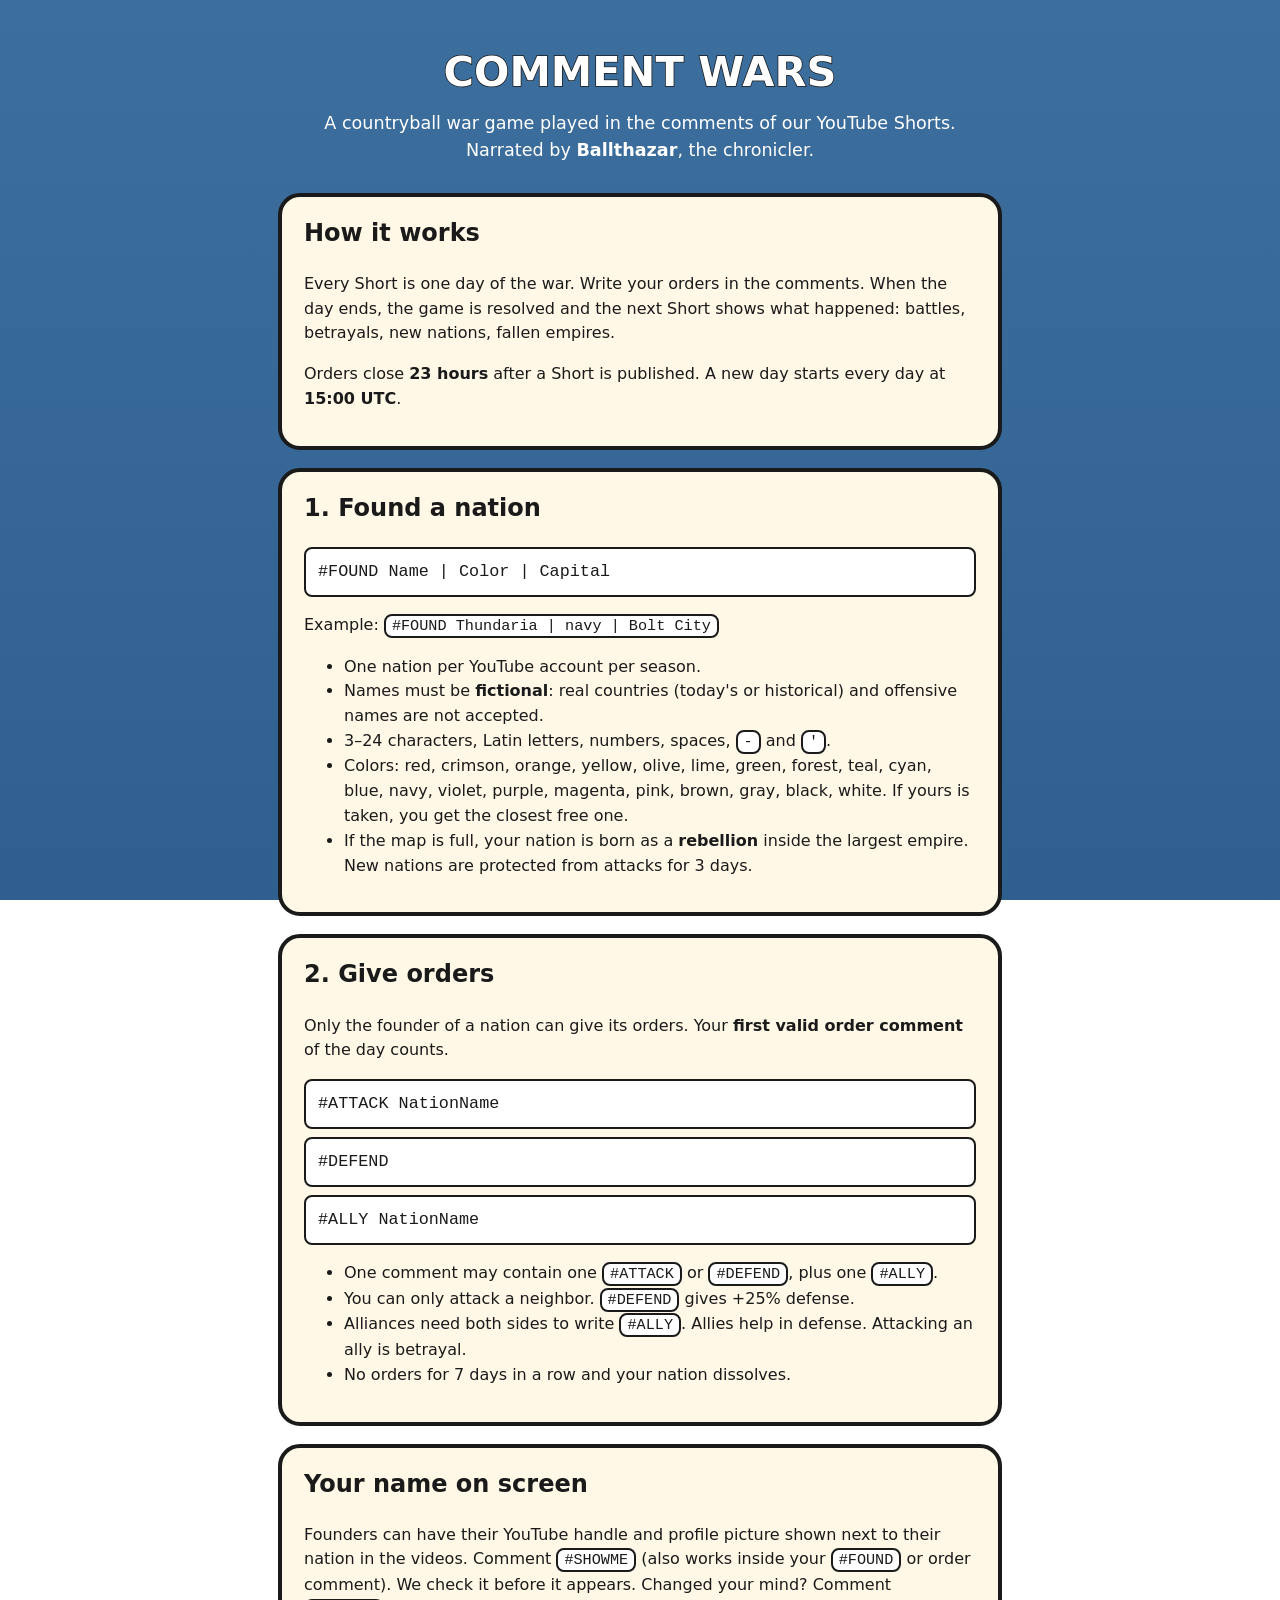
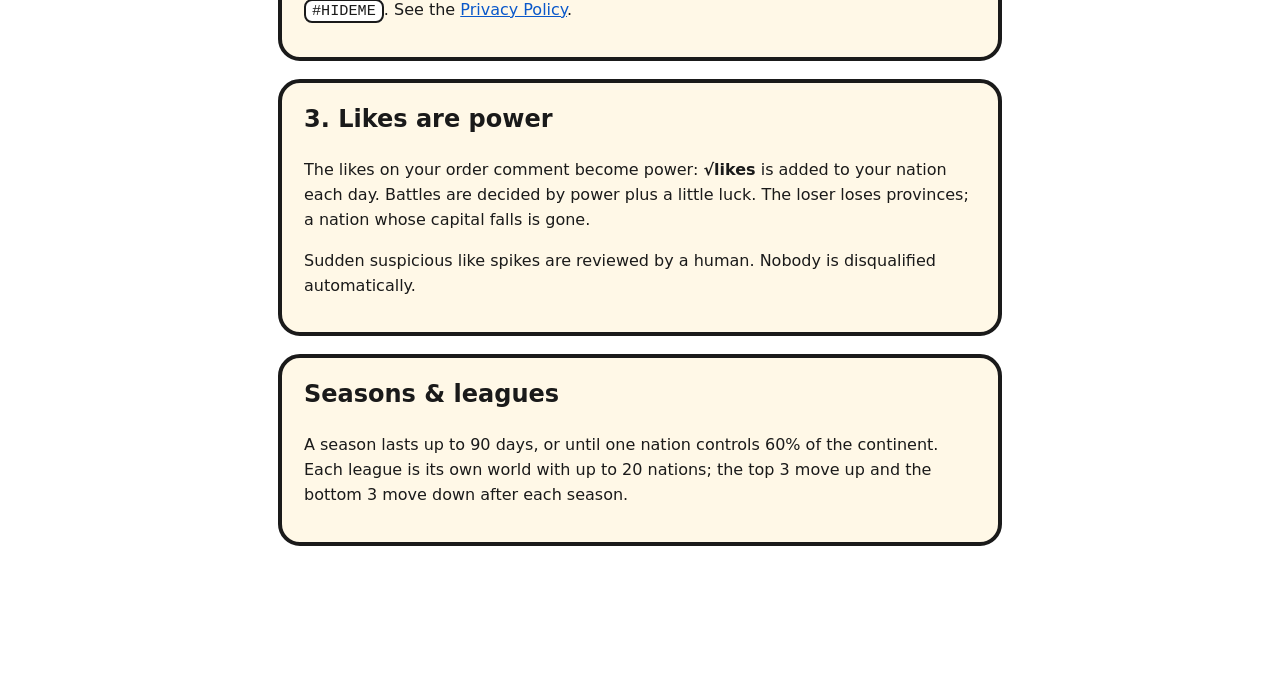
<file: index.html>
<!doctype html>
<html lang="en">
<head>
  <meta charset="utf-8">
  <meta name="viewport" content="width=device-width, initial-scale=1">
  <title>Ballthazar · Comment Wars — How to play</title>
  <meta name="description" content="A war game played in YouTube Shorts comments. Found a nation, attack your neighbors, make alliances.">
  <link rel="stylesheet" href="style.css">
</head>
<body>
<main>
  <header>
    <h1>COMMENT WARS</h1>
    <p>A countryball war game played in the comments of our YouTube Shorts.<br>Narrated by <strong>Ballthazar</strong>, the chronicler.</p>
  </header>

  <section>
    <h2>How it works</h2>
    <p class="body-text">Every Short is one day of the war. Write your orders in the comments. When the day ends, the game is resolved and the next Short shows what happened: battles, betrayals, new nations, fallen empires.</p>
    <p class="body-text">Orders close <strong>23 hours</strong> after a Short is published. A new day starts every day at <strong>15:00 UTC</strong>.</p>
  </section>

  <section>
    <h2>1. Found a nation</h2>
    <code class="cmd">#FOUND Name | Color | Capital</code>
    <p class="body-text">Example: <code>#FOUND Thundaria | navy | Bolt City</code></p>
    <ul class="body-text">
      <li>One nation per YouTube account per season.</li>
      <li>Names must be <strong>fictional</strong>: real countries (today's or historical) and offensive names are not accepted.</li>
      <li>3–24 characters, Latin letters, numbers, spaces, <code>-</code> and <code>'</code>.</li>
      <li>Colors: red, crimson, orange, yellow, olive, lime, green, forest, teal, cyan, blue, navy, violet, purple, magenta, pink, brown, gray, black, white. If yours is taken, you get the closest free one.</li>
      <li>If the map is full, your nation is born as a <strong>rebellion</strong> inside the largest empire. New nations are protected from attacks for 3 days.</li>
    </ul>
  </section>

  <section>
    <h2>2. Give orders</h2>
    <p class="body-text">Only the founder of a nation can give its orders. Your <strong>first valid order comment</strong> of the day counts.</p>
    <code class="cmd">#ATTACK NationName</code>
    <code class="cmd">#DEFEND</code>
    <code class="cmd">#ALLY NationName</code>
    <ul class="body-text">
      <li>One comment may contain one <code>#ATTACK</code> or <code>#DEFEND</code>, plus one <code>#ALLY</code>.</li>
      <li>You can only attack a neighbor. <code>#DEFEND</code> gives +25% defense.</li>
      <li>Alliances need both sides to write <code>#ALLY</code>. Allies help in defense. Attacking an ally is betrayal.</li>
      <li>No orders for 7 days in a row and your nation dissolves.</li>
    </ul>
  </section>

  <section>
    <h2>Your name on screen</h2>
    <p class="body-text">Founders can have their YouTube handle and profile picture shown next to their nation in the videos. Comment <code>#SHOWME</code> (also works inside your <code>#FOUND</code> or order comment). We check it before it appears. Changed your mind? Comment <code>#HIDEME</code>. See the <a href="privacy.html">Privacy Policy</a>.</p>
  </section>

  <section>
    <h2>3. Likes are power</h2>
    <p class="body-text">The likes on your order comment become power: <strong>√likes</strong> is added to your nation each day. Battles are decided by power plus a little luck. The loser loses provinces; a nation whose capital falls is gone.</p>
    <p class="body-text">Sudden suspicious like spikes are reviewed by a human. Nobody is disqualified automatically.</p>
  </section>

  <section>
    <h2>Seasons &amp; leagues</h2>
    <p class="body-text">A season lasts up to 90 days, or until one nation controls 60% of the continent. Each league is its own world with up to 20 nations; the top 3 move up and the bottom 3 move down after each season.</p>
  </section>

  <footer>
    <p><a href="https://www.youtube.com/@ballthazarwars">YouTube: @ballthazarwars</a> · <a href="privacy.html">Privacy Policy</a></p>
  </footer>
</main>
</body>
</html>
</file>
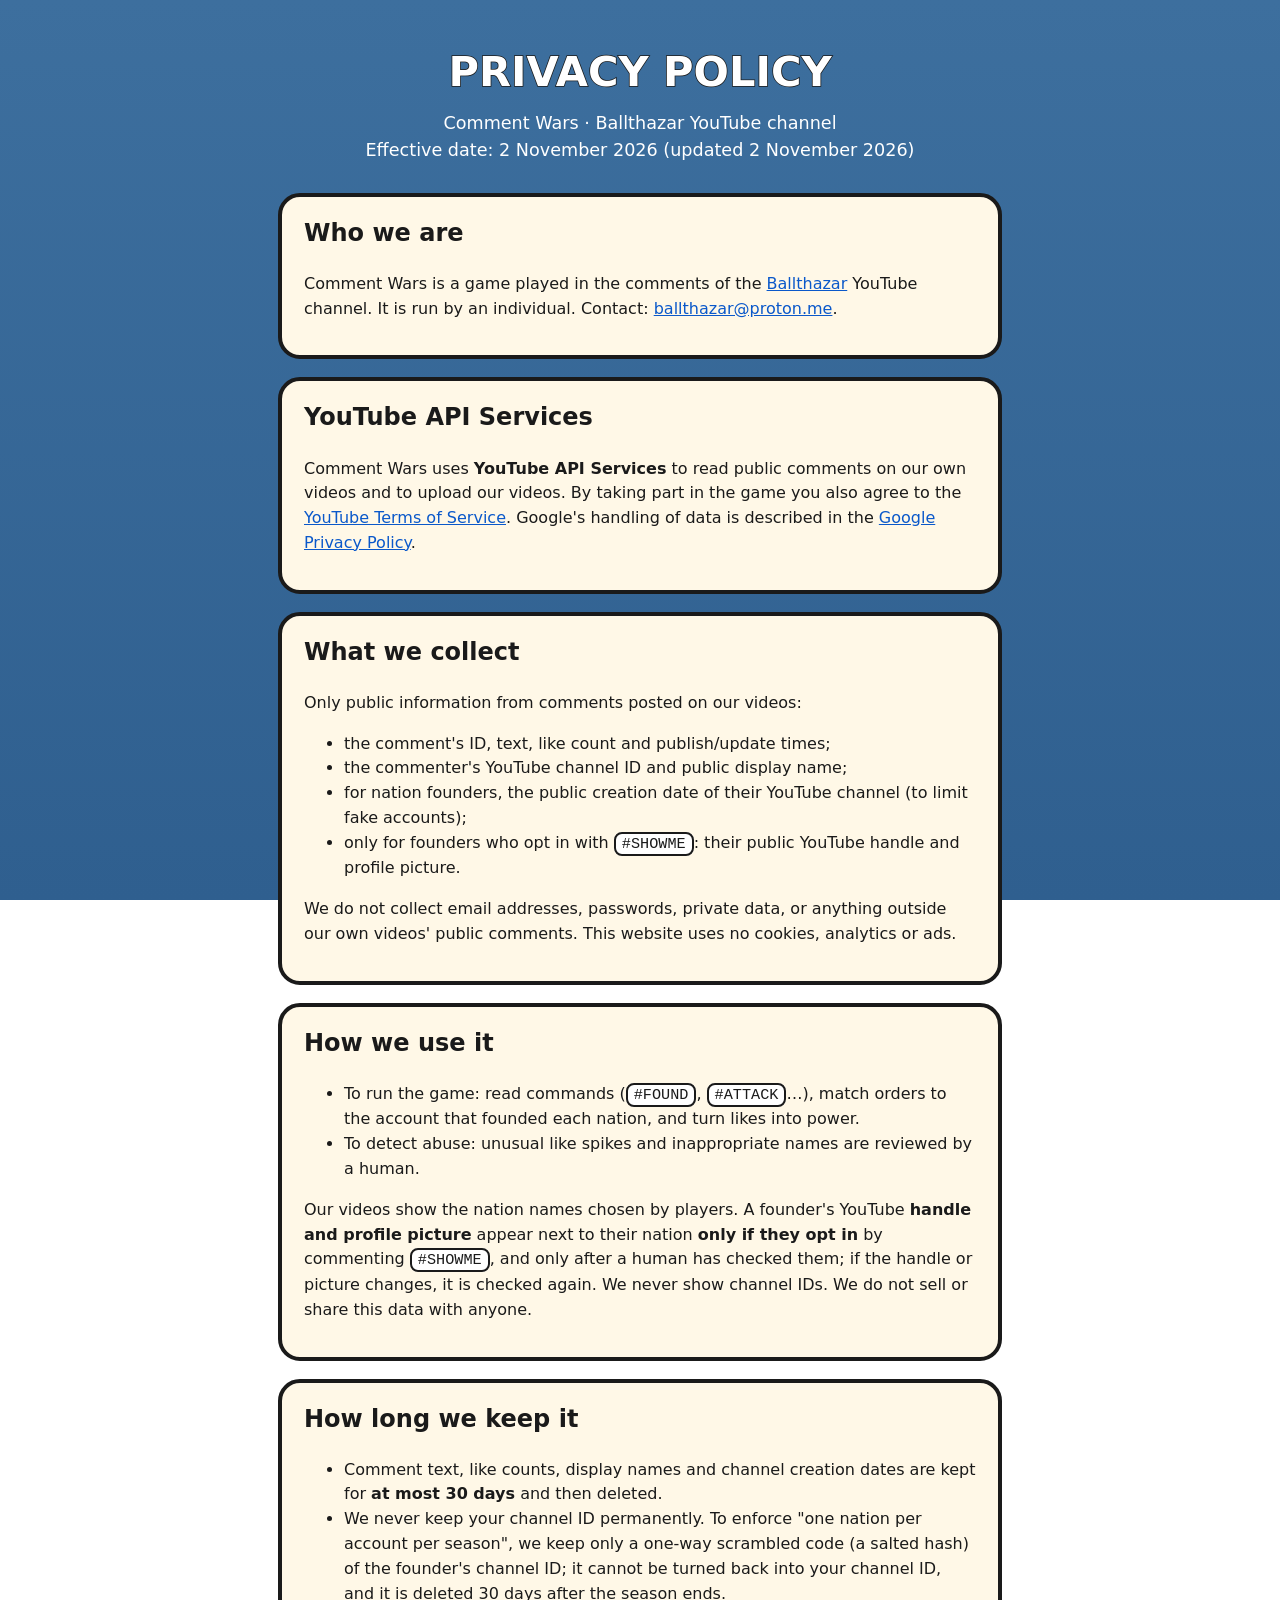
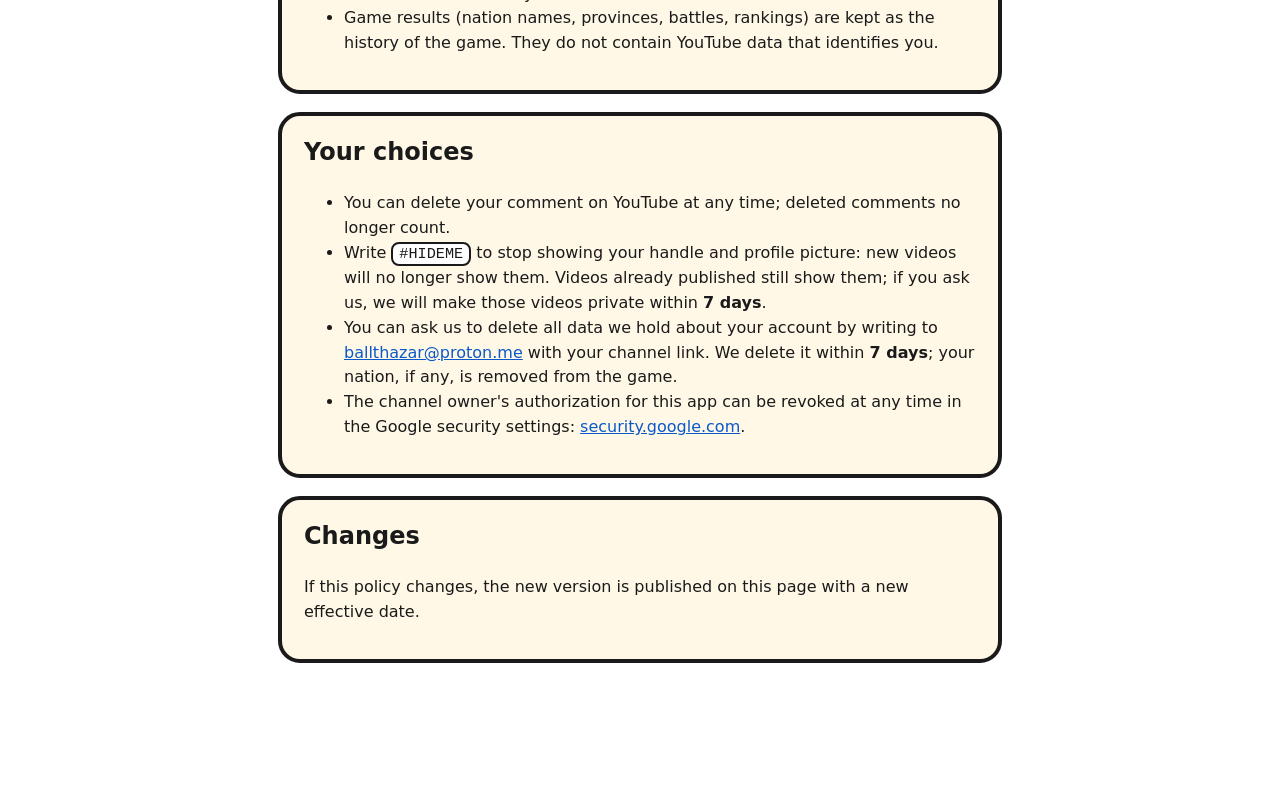
<file: privacy.html>
<!doctype html>
<html lang="en">
<head>
  <meta charset="utf-8">
  <meta name="viewport" content="width=device-width, initial-scale=1">
  <title>Ballthazar · Comment Wars — Privacy Policy</title>
  <link rel="stylesheet" href="style.css">
</head>
<body>
<main>
  <header>
    <h1>PRIVACY POLICY</h1>
    <p>Comment Wars · Ballthazar YouTube channel<br>Effective date: 2 November 2026 (updated 2 November 2026)</p>
  </header>

  <section class="body-text">
    <h2>Who we are</h2>
    <p>Comment Wars is a game played in the comments of the <a href="https://www.youtube.com/@ballthazarwars">Ballthazar</a> YouTube channel. It is run by an individual. Contact: <a href="mailto:ballthazar@proton.me">ballthazar@proton.me</a>.</p>
  </section>

  <section class="body-text">
    <h2>YouTube API Services</h2>
    <p>Comment Wars uses <strong>YouTube API Services</strong> to read public comments on our own videos and to upload our videos. By taking part in the game you also agree to the <a href="https://www.youtube.com/t/terms">YouTube Terms of Service</a>. Google's handling of data is described in the <a href="http://www.google.com/policies/privacy">Google Privacy Policy</a>.</p>
  </section>

  <section class="body-text">
    <h2>What we collect</h2>
    <p>Only public information from comments posted on our videos:</p>
    <ul>
      <li>the comment's ID, text, like count and publish/update times;</li>
      <li>the commenter's YouTube channel ID and public display name;</li>
      <li>for nation founders, the public creation date of their YouTube channel (to limit fake accounts);</li>
      <li>only for founders who opt in with <code>#SHOWME</code>: their public YouTube handle and profile picture.</li>
    </ul>
    <p>We do not collect email addresses, passwords, private data, or anything outside our own videos' public comments. This website uses no cookies, analytics or ads.</p>
  </section>

  <section class="body-text">
    <h2>How we use it</h2>
    <ul>
      <li>To run the game: read commands (<code>#FOUND</code>, <code>#ATTACK</code>…), match orders to the account that founded each nation, and turn likes into power.</li>
      <li>To detect abuse: unusual like spikes and inappropriate names are reviewed by a human.</li>
    </ul>
    <p>Our videos show the nation names chosen by players. A founder's YouTube <strong>handle and profile picture</strong> appear next to their nation <strong>only if they opt in</strong> by commenting <code>#SHOWME</code>, and only after a human has checked them; if the handle or picture changes, it is checked again. We never show channel IDs. We do not sell or share this data with anyone.</p>
  </section>

  <section class="body-text">
    <h2>How long we keep it</h2>
    <ul>
      <li>Comment text, like counts, display names and channel creation dates are kept for <strong>at most 30 days</strong> and then deleted.</li>
      <li>We never keep your channel ID permanently. To enforce "one nation per account per season", we keep only a one-way scrambled code (a salted hash) of the founder's channel ID; it cannot be turned back into your channel ID, and it is deleted 30 days after the season ends.</li>
      <li>Game results (nation names, provinces, battles, rankings) are kept as the history of the game. They do not contain YouTube data that identifies you.</li>
    </ul>
  </section>

  <section class="body-text">
    <h2>Your choices</h2>
    <ul>
      <li>You can delete your comment on YouTube at any time; deleted comments no longer count.</li>
      <li>Write <code>#HIDEME</code> to stop showing your handle and profile picture: new videos will no longer show them. Videos already published still show them; if you ask us, we will make those videos private within <strong>7 days</strong>.</li>
      <li>You can ask us to delete all data we hold about your account by writing to <a href="mailto:ballthazar@proton.me">ballthazar@proton.me</a> with your channel link. We delete it within <strong>7 days</strong>; your nation, if any, is removed from the game.</li>
      <li>The channel owner's authorization for this app can be revoked at any time in the Google security settings: <a href="https://security.google.com/settings/security/permissions">security.google.com</a>.</li>
    </ul>
  </section>

  <section class="body-text">
    <h2>Changes</h2>
    <p>If this policy changes, the new version is published on this page with a new effective date.</p>
  </section>

  <footer>
    <p><a href="index.html">How to play</a> · <a href="https://www.youtube.com/@ballthazarwars">YouTube: @ballthazarwars</a></p>
  </footer>
</main>
</body>
</html>
</file>
<file: style.css>
:root {
  --sea: #3d6f9e;
  --sea-dark: #2f5f8f;
  --panel: #fff8e7;
  --ink: #1a1a1a;
  --accent: #ff3b30;
  --parchment: #e8d3a2;
}
* { box-sizing: border-box; }
body {
  margin: 0;
  font-family: "Lilita One", "Arial Rounded MT Bold", system-ui, sans-serif;
  background: linear-gradient(var(--sea), var(--sea-dark)) fixed;
  color: var(--ink);
  line-height: 1.55;
}
main { max-width: 760px; margin: 0 auto; padding: 32px 18px 64px; }
header { text-align: center; color: #fff; }
header h1 { font-size: 2.6rem; margin: 0.2em 0 0; -webkit-text-stroke: 1.5px var(--ink); paint-order: stroke fill; }
header p { margin: 0.3em 0 1.6em; font-size: 1.1rem; }
section { background: var(--panel); border: 4px solid var(--ink); border-radius: 22px; padding: 18px 22px; margin: 18px 0; }
section h2 { margin-top: 0; }
code { background: #fff; border: 2px solid var(--ink); border-radius: 8px; padding: 1px 6px; font-family: ui-monospace, Menlo, monospace; font-size: 0.95em; }
.cmd { display: block; margin: 8px 0; padding: 10px 12px; font-size: 1.05rem; }
.body-text { font-family: system-ui, -apple-system, "Segoe UI", sans-serif; }
a { color: #0a58ca; }
footer { text-align: center; color: #fff; margin-top: 28px; font-family: system-ui, sans-serif; }
footer a { color: #fff; }
</file>
